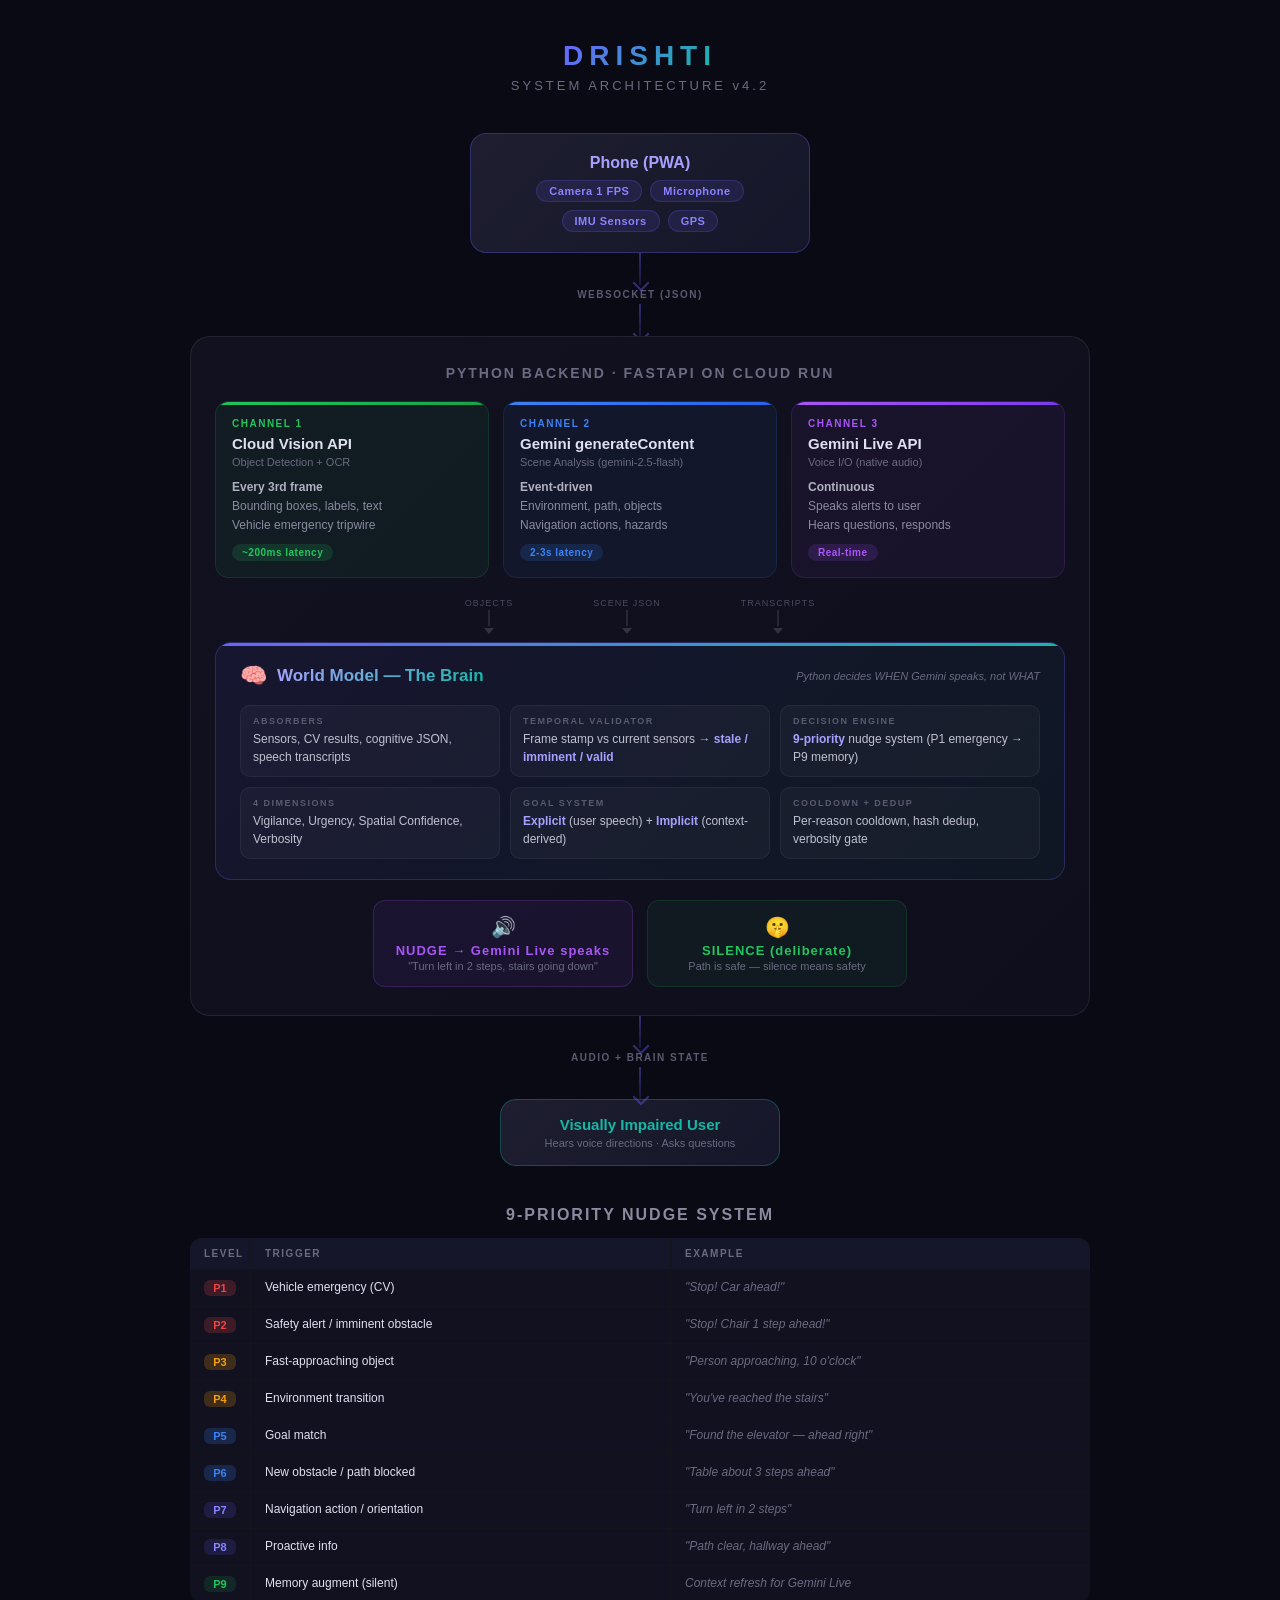
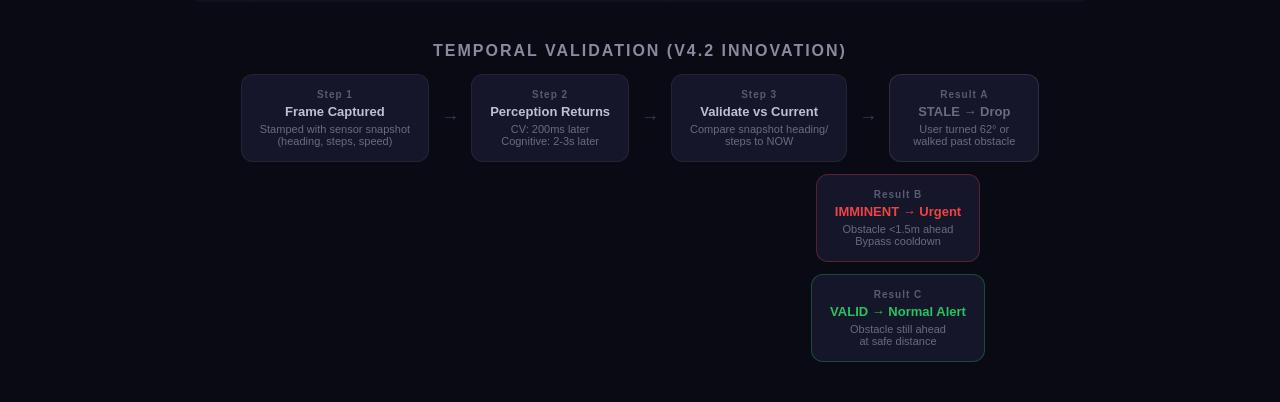
<file: docs/architecture.html>
<!DOCTYPE html>
<html lang="en">
<head>
<meta charset="UTF-8">
<meta name="viewport" content="width=device-width, initial-scale=1.0">
<title>Drishti Architecture</title>
<style>
  * { margin: 0; padding: 0; box-sizing: border-box; }
  body {
    background: #0a0a14;
    color: #e0e0f0;
    font-family: -apple-system, BlinkMacSystemFont, 'SF Pro Display', 'Segoe UI', sans-serif;
    min-height: 100vh;
    padding: 40px 20px;
    display: flex;
    flex-direction: column;
    align-items: center;
  }

  h1 {
    font-size: 28px;
    font-weight: 300;
    letter-spacing: 6px;
    text-transform: uppercase;
    margin-bottom: 6px;
  }
  h1 span {
    font-weight: 700;
    background: linear-gradient(135deg, #6c63ff, #14b8a6);
    -webkit-background-clip: text;
    -webkit-text-fill-color: transparent;
  }
  .subtitle {
    color: #6a6a80;
    font-size: 13px;
    letter-spacing: 3px;
    margin-bottom: 40px;
  }

  .diagram {
    width: 100%;
    max-width: 900px;
    display: flex;
    flex-direction: column;
    align-items: center;
    gap: 0;
  }

  /* ── Phone node ── */
  .phone-node {
    background: linear-gradient(135deg, #1e1e30, #16162a);
    border: 1px solid rgba(108, 99, 255, 0.3);
    border-radius: 16px;
    padding: 20px 32px;
    text-align: center;
    position: relative;
    width: 340px;
  }
  .phone-node .title {
    font-size: 16px;
    font-weight: 600;
    color: #a8a0ff;
    margin-bottom: 8px;
  }
  .phone-node .chips {
    display: flex;
    gap: 8px;
    justify-content: center;
    flex-wrap: wrap;
  }
  .chip {
    background: rgba(108, 99, 255, 0.12);
    border: 1px solid rgba(108, 99, 255, 0.2);
    border-radius: 20px;
    padding: 4px 12px;
    font-size: 11px;
    font-weight: 600;
    color: #8b83ff;
    letter-spacing: 0.5px;
  }

  /* ── Connector lines ── */
  .connector {
    width: 2px;
    height: 32px;
    background: linear-gradient(to bottom, rgba(108,99,255,0.4), rgba(108,99,255,0.15));
    position: relative;
  }
  .connector::after {
    content: '';
    position: absolute;
    bottom: -4px;
    left: -4px;
    width: 10px;
    height: 10px;
    border-left: 2px solid rgba(108,99,255,0.4);
    border-bottom: 2px solid rgba(108,99,255,0.4);
    transform: rotate(-45deg);
  }
  .connector-label {
    color: #5a5a70;
    font-size: 10px;
    font-weight: 600;
    letter-spacing: 1.5px;
    text-transform: uppercase;
    margin: 4px 0;
  }

  /* ── Backend box ── */
  .backend-box {
    background: linear-gradient(135deg, #111120, #0e0e1c);
    border: 1px solid rgba(255,255,255,0.08);
    border-radius: 20px;
    padding: 28px 24px;
    width: 100%;
    max-width: 900px;
    position: relative;
  }
  .backend-box .box-title {
    font-size: 14px;
    font-weight: 700;
    color: #6a6a80;
    letter-spacing: 2px;
    text-transform: uppercase;
    margin-bottom: 20px;
    text-align: center;
  }

  /* ── Three channels ── */
  .channels {
    display: grid;
    grid-template-columns: repeat(3, 1fr);
    gap: 14px;
    margin-bottom: 20px;
  }
  .channel {
    border-radius: 14px;
    padding: 16px;
    position: relative;
    overflow: hidden;
  }
  .channel::before {
    content: '';
    position: absolute;
    top: 0; left: 0; right: 0;
    height: 3px;
    border-radius: 14px 14px 0 0;
  }

  .channel.cv {
    background: rgba(34, 197, 94, 0.06);
    border: 1px solid rgba(34, 197, 94, 0.15);
  }
  .channel.cv::before { background: linear-gradient(90deg, #22c55e, #16a34a); }

  .channel.cognitive {
    background: rgba(59, 130, 246, 0.06);
    border: 1px solid rgba(59, 130, 246, 0.15);
  }
  .channel.cognitive::before { background: linear-gradient(90deg, #3b82f6, #2563eb); }

  .channel.live {
    background: rgba(168, 85, 247, 0.06);
    border: 1px solid rgba(168, 85, 247, 0.15);
  }
  .channel.live::before { background: linear-gradient(90deg, #a855f7, #7c3aed); }

  .channel .ch-num {
    font-size: 10px;
    font-weight: 700;
    letter-spacing: 1.5px;
    text-transform: uppercase;
    margin-bottom: 6px;
  }
  .channel.cv .ch-num { color: #22c55e; }
  .channel.cognitive .ch-num { color: #3b82f6; }
  .channel.live .ch-num { color: #a855f7; }

  .channel .ch-title {
    font-size: 15px;
    font-weight: 600;
    color: #e0e0f0;
    margin-bottom: 4px;
  }
  .channel .ch-api {
    font-size: 11px;
    color: #6a6a80;
    margin-bottom: 10px;
  }
  .channel .ch-detail {
    font-size: 12px;
    color: #8a8aa0;
    line-height: 1.6;
  }
  .channel .ch-detail strong {
    color: #b0b0c0;
  }
  .channel .ch-badge {
    display: inline-block;
    margin-top: 8px;
    padding: 3px 10px;
    border-radius: 12px;
    font-size: 10px;
    font-weight: 700;
    letter-spacing: 0.5px;
  }
  .channel.cv .ch-badge { background: rgba(34,197,94,0.15); color: #22c55e; }
  .channel.cognitive .ch-badge { background: rgba(59,130,246,0.15); color: #3b82f6; }
  .channel.live .ch-badge { background: rgba(168,85,247,0.15); color: #a855f7; }

  /* ── Flow arrows between channels and brain ── */
  .flow-arrows {
    display: flex;
    justify-content: center;
    gap: 80px;
    margin-bottom: 8px;
    position: relative;
  }
  .flow-arrow {
    display: flex;
    flex-direction: column;
    align-items: center;
    gap: 2px;
  }
  .flow-arrow .arrow-line {
    width: 2px;
    height: 16px;
    background: rgba(255,255,255,0.1);
  }
  .flow-arrow .arrow-label {
    font-size: 9px;
    color: #4a4a60;
    letter-spacing: 1px;
    text-transform: uppercase;
  }
  .flow-arrow .arrow-head {
    width: 0; height: 0;
    border-left: 5px solid transparent;
    border-right: 5px solid transparent;
    border-top: 6px solid rgba(255,255,255,0.15);
  }

  /* ── Brain box ── */
  .brain-box {
    background: linear-gradient(135deg, rgba(108,99,255,0.08), rgba(20,184,166,0.05));
    border: 1px solid rgba(108, 99, 255, 0.25);
    border-radius: 16px;
    padding: 20px 24px;
    position: relative;
    overflow: hidden;
  }
  .brain-box::before {
    content: '';
    position: absolute;
    top: 0; left: 0; right: 0;
    height: 3px;
    background: linear-gradient(90deg, #6c63ff, #14b8a6);
  }
  .brain-header {
    display: flex;
    align-items: center;
    gap: 10px;
    margin-bottom: 16px;
  }
  .brain-header .icon {
    font-size: 22px;
  }
  .brain-header .brain-title {
    font-size: 17px;
    font-weight: 700;
    background: linear-gradient(135deg, #a8a0ff, #14b8a6);
    -webkit-background-clip: text;
    -webkit-text-fill-color: transparent;
  }
  .brain-header .brain-sub {
    font-size: 11px;
    color: #6a6a80;
    margin-left: auto;
    font-style: italic;
  }

  .brain-grid {
    display: grid;
    grid-template-columns: repeat(3, 1fr);
    gap: 10px;
  }
  .brain-item {
    background: rgba(255,255,255,0.03);
    border: 1px solid rgba(255,255,255,0.05);
    border-radius: 10px;
    padding: 10px 12px;
  }
  .brain-item .bi-label {
    font-size: 9px;
    font-weight: 700;
    letter-spacing: 1.5px;
    text-transform: uppercase;
    color: #5a5a70;
    margin-bottom: 4px;
  }
  .brain-item .bi-value {
    font-size: 12px;
    color: #c0c0d0;
    line-height: 1.5;
  }
  .brain-item .bi-value .highlight {
    color: #a8a0ff;
    font-weight: 600;
  }

  /* ── Output section ── */
  .output-section {
    margin-top: 20px;
    display: flex;
    gap: 14px;
    justify-content: center;
  }
  .output-card {
    border-radius: 12px;
    padding: 14px 20px;
    text-align: center;
    flex: 1;
    max-width: 260px;
  }
  .output-card.speak {
    background: rgba(168, 85, 247, 0.08);
    border: 1px solid rgba(168, 85, 247, 0.2);
  }
  .output-card.silence {
    background: rgba(34, 197, 94, 0.06);
    border: 1px solid rgba(34, 197, 94, 0.15);
  }
  .output-card .out-icon { font-size: 20px; margin-bottom: 4px; }
  .output-card .out-title {
    font-size: 13px;
    font-weight: 700;
    letter-spacing: 1px;
    margin-bottom: 2px;
  }
  .output-card.speak .out-title { color: #a855f7; }
  .output-card.silence .out-title { color: #22c55e; }
  .output-card .out-desc {
    font-size: 11px;
    color: #6a6a80;
  }

  /* ── Bottom connector to user ── */
  .user-node {
    background: linear-gradient(135deg, #1e1e30, #16162a);
    border: 1px solid rgba(20, 184, 166, 0.3);
    border-radius: 16px;
    padding: 16px 32px;
    text-align: center;
    width: 280px;
  }
  .user-node .title {
    font-size: 15px;
    font-weight: 600;
    color: #14b8a6;
    margin-bottom: 4px;
  }
  .user-node .desc {
    font-size: 11px;
    color: #6a6a80;
  }

  /* ── Priority table ── */
  .priority-section {
    width: 100%;
    max-width: 900px;
    margin-top: 40px;
  }
  .priority-section h2 {
    font-size: 16px;
    font-weight: 600;
    color: #8a8aa0;
    letter-spacing: 2px;
    text-transform: uppercase;
    margin-bottom: 14px;
    text-align: center;
  }
  .priority-table {
    display: grid;
    grid-template-columns: 60px 1fr 1fr;
    gap: 1px;
    background: rgba(255,255,255,0.04);
    border-radius: 12px;
    overflow: hidden;
  }
  .pt-cell {
    padding: 10px 14px;
    background: #111120;
    font-size: 12px;
  }
  .pt-cell.header {
    background: #16162a;
    font-weight: 700;
    color: #6a6a80;
    font-size: 10px;
    letter-spacing: 1.5px;
    text-transform: uppercase;
  }
  .pt-cell .p-badge {
    display: inline-block;
    width: 32px;
    text-align: center;
    padding: 2px 0;
    border-radius: 6px;
    font-size: 11px;
    font-weight: 700;
  }
  .p-critical { background: rgba(239,68,68,0.2); color: #ef4444; }
  .p-high { background: rgba(245,158,11,0.2); color: #f59e0b; }
  .p-medium { background: rgba(59,130,246,0.2); color: #3b82f6; }
  .p-low { background: rgba(108,99,255,0.15); color: #8b83ff; }
  .p-silent { background: rgba(34,197,94,0.12); color: #22c55e; }
  .pt-cell .example { color: #6a6a80; font-style: italic; }

  /* ── Temporal section ── */
  .temporal-section {
    width: 100%;
    max-width: 900px;
    margin-top: 40px;
  }
  .temporal-section h2 {
    font-size: 16px;
    font-weight: 600;
    color: #8a8aa0;
    letter-spacing: 2px;
    text-transform: uppercase;
    margin-bottom: 14px;
    text-align: center;
  }
  .temporal-flow {
    display: flex;
    align-items: center;
    justify-content: center;
    gap: 12px;
    flex-wrap: wrap;
  }
  .tf-step {
    background: #16162a;
    border: 1px solid rgba(255,255,255,0.06);
    border-radius: 12px;
    padding: 14px 18px;
    text-align: center;
    min-width: 150px;
  }
  .tf-step .tf-num {
    font-size: 10px;
    font-weight: 700;
    color: #5a5a70;
    letter-spacing: 1px;
    margin-bottom: 4px;
  }
  .tf-step .tf-title {
    font-size: 13px;
    font-weight: 600;
    color: #c0c0d0;
    margin-bottom: 4px;
  }
  .tf-step .tf-desc {
    font-size: 11px;
    color: #6a6a80;
  }
  .tf-arrow {
    font-size: 18px;
    color: #3a3a50;
  }
  .tf-step.stale { border-color: rgba(100,100,120,0.3); }
  .tf-step.stale .tf-title { color: #6a6a80; }
  .tf-step.imminent { border-color: rgba(239,68,68,0.3); }
  .tf-step.imminent .tf-title { color: #ef4444; }
  .tf-step.valid { border-color: rgba(34,197,94,0.3); }
  .tf-step.valid .tf-title { color: #22c55e; }

  @media (max-width: 700px) {
    .channels { grid-template-columns: 1fr; }
    .brain-grid { grid-template-columns: 1fr 1fr; }
    .priority-table { grid-template-columns: 50px 1fr 1fr; }
    .temporal-flow { flex-direction: column; }
    .tf-arrow { transform: rotate(90deg); }
  }
</style>
</head>
<body>

<h1><span>Drishti</span></h1>
<div class="subtitle">SYSTEM ARCHITECTURE v4.2</div>

<div class="diagram">

  <!-- Phone -->
  <div class="phone-node">
    <div class="title">Phone (PWA)</div>
    <div class="chips">
      <div class="chip">Camera 1 FPS</div>
      <div class="chip">Microphone</div>
      <div class="chip">IMU Sensors</div>
      <div class="chip">GPS</div>
    </div>
  </div>

  <div class="connector"></div>
  <div class="connector-label">WebSocket (JSON)</div>
  <div class="connector"></div>

  <!-- Backend -->
  <div class="backend-box">
    <div class="box-title">Python Backend &middot; FastAPI on Cloud Run</div>

    <!-- Three Channels -->
    <div class="channels">
      <div class="channel cv">
        <div class="ch-num">Channel 1</div>
        <div class="ch-title">Cloud Vision API</div>
        <div class="ch-api">Object Detection + OCR</div>
        <div class="ch-detail">
          <strong>Every 3rd frame</strong><br>
          Bounding boxes, labels, text<br>
          Vehicle emergency tripwire
        </div>
        <div class="ch-badge">~200ms latency</div>
      </div>

      <div class="channel cognitive">
        <div class="ch-num">Channel 2</div>
        <div class="ch-title">Gemini generateContent</div>
        <div class="ch-api">Scene Analysis (gemini-2.5-flash)</div>
        <div class="ch-detail">
          <strong>Event-driven</strong><br>
          Environment, path, objects<br>
          Navigation actions, hazards
        </div>
        <div class="ch-badge">2-3s latency</div>
      </div>

      <div class="channel live">
        <div class="ch-num">Channel 3</div>
        <div class="ch-title">Gemini Live API</div>
        <div class="ch-api">Voice I/O (native audio)</div>
        <div class="ch-detail">
          <strong>Continuous</strong><br>
          Speaks alerts to user<br>
          Hears questions, responds
        </div>
        <div class="ch-badge">Real-time</div>
      </div>
    </div>

    <!-- Flow arrows -->
    <div class="flow-arrows">
      <div class="flow-arrow">
        <div class="arrow-label">objects</div>
        <div class="arrow-line"></div>
        <div class="arrow-head"></div>
      </div>
      <div class="flow-arrow">
        <div class="arrow-label">scene json</div>
        <div class="arrow-line"></div>
        <div class="arrow-head"></div>
      </div>
      <div class="flow-arrow">
        <div class="arrow-label">transcripts</div>
        <div class="arrow-line"></div>
        <div class="arrow-head"></div>
      </div>
    </div>

    <!-- Brain -->
    <div class="brain-box">
      <div class="brain-header">
        <div class="icon">🧠</div>
        <div class="brain-title">World Model — The Brain</div>
        <div class="brain-sub">Python decides WHEN Gemini speaks, not WHAT</div>
      </div>

      <div class="brain-grid">
        <div class="brain-item">
          <div class="bi-label">Absorbers</div>
          <div class="bi-value">Sensors, CV results, cognitive JSON, speech transcripts</div>
        </div>
        <div class="brain-item">
          <div class="bi-label">Temporal Validator</div>
          <div class="bi-value">Frame stamp vs current sensors → <span class="highlight">stale / imminent / valid</span></div>
        </div>
        <div class="brain-item">
          <div class="bi-label">Decision Engine</div>
          <div class="bi-value"><span class="highlight">9-priority</span> nudge system (P1 emergency → P9 memory)</div>
        </div>
        <div class="brain-item">
          <div class="bi-label">4 Dimensions</div>
          <div class="bi-value">Vigilance, Urgency, Spatial Confidence, Verbosity</div>
        </div>
        <div class="brain-item">
          <div class="bi-label">Goal System</div>
          <div class="bi-value"><span class="highlight">Explicit</span> (user speech) + <span class="highlight">Implicit</span> (context-derived)</div>
        </div>
        <div class="brain-item">
          <div class="bi-label">Cooldown + Dedup</div>
          <div class="bi-value">Per-reason cooldown, hash dedup, verbosity gate</div>
        </div>
      </div>
    </div>

    <!-- Output -->
    <div class="output-section">
      <div class="output-card speak">
        <div class="out-icon">🔊</div>
        <div class="out-title">NUDGE → Gemini Live speaks</div>
        <div class="out-desc">"Turn left in 2 steps, stairs going down"</div>
      </div>
      <div class="output-card silence">
        <div class="out-icon">🤫</div>
        <div class="out-title">SILENCE (deliberate)</div>
        <div class="out-desc">Path is safe — silence means safety</div>
      </div>
    </div>
  </div>

  <div class="connector"></div>
  <div class="connector-label">Audio + Brain State</div>
  <div class="connector"></div>

  <!-- User -->
  <div class="user-node">
    <div class="title">Visually Impaired User</div>
    <div class="desc">Hears voice directions &middot; Asks questions</div>
  </div>

</div>

<!-- Priority Table -->
<div class="priority-section">
  <h2>9-Priority Nudge System</h2>
  <div class="priority-table">
    <div class="pt-cell header">Level</div>
    <div class="pt-cell header">Trigger</div>
    <div class="pt-cell header">Example</div>

    <div class="pt-cell"><span class="p-badge p-critical">P1</span></div>
    <div class="pt-cell">Vehicle emergency (CV)</div>
    <div class="pt-cell"><span class="example">"Stop! Car ahead!"</span></div>

    <div class="pt-cell"><span class="p-badge p-critical">P2</span></div>
    <div class="pt-cell">Safety alert / imminent obstacle</div>
    <div class="pt-cell"><span class="example">"Stop! Chair 1 step ahead!"</span></div>

    <div class="pt-cell"><span class="p-badge p-high">P3</span></div>
    <div class="pt-cell">Fast-approaching object</div>
    <div class="pt-cell"><span class="example">"Person approaching, 10 o'clock"</span></div>

    <div class="pt-cell"><span class="p-badge p-high">P4</span></div>
    <div class="pt-cell">Environment transition</div>
    <div class="pt-cell"><span class="example">"You've reached the stairs"</span></div>

    <div class="pt-cell"><span class="p-badge p-medium">P5</span></div>
    <div class="pt-cell">Goal match</div>
    <div class="pt-cell"><span class="example">"Found the elevator — ahead right"</span></div>

    <div class="pt-cell"><span class="p-badge p-medium">P6</span></div>
    <div class="pt-cell">New obstacle / path blocked</div>
    <div class="pt-cell"><span class="example">"Table about 3 steps ahead"</span></div>

    <div class="pt-cell"><span class="p-badge p-low">P7</span></div>
    <div class="pt-cell">Navigation action / orientation</div>
    <div class="pt-cell"><span class="example">"Turn left in 2 steps"</span></div>

    <div class="pt-cell"><span class="p-badge p-low">P8</span></div>
    <div class="pt-cell">Proactive info</div>
    <div class="pt-cell"><span class="example">"Path clear, hallway ahead"</span></div>

    <div class="pt-cell"><span class="p-badge p-silent">P9</span></div>
    <div class="pt-cell">Memory augment (silent)</div>
    <div class="pt-cell"><span class="example">Context refresh for Gemini Live</span></div>
  </div>
</div>

<!-- Temporal Validation -->
<div class="temporal-section">
  <h2>Temporal Validation (v4.2 Innovation)</h2>
  <div class="temporal-flow">
    <div class="tf-step">
      <div class="tf-num">Step 1</div>
      <div class="tf-title">Frame Captured</div>
      <div class="tf-desc">Stamped with sensor snapshot<br>(heading, steps, speed)</div>
    </div>
    <div class="tf-arrow">→</div>
    <div class="tf-step">
      <div class="tf-num">Step 2</div>
      <div class="tf-title">Perception Returns</div>
      <div class="tf-desc">CV: 200ms later<br>Cognitive: 2-3s later</div>
    </div>
    <div class="tf-arrow">→</div>
    <div class="tf-step">
      <div class="tf-num">Step 3</div>
      <div class="tf-title">Validate vs Current</div>
      <div class="tf-desc">Compare snapshot heading/<br>steps to NOW</div>
    </div>
    <div class="tf-arrow">→</div>
    <div class="tf-step stale">
      <div class="tf-num">Result A</div>
      <div class="tf-title">STALE → Drop</div>
      <div class="tf-desc">User turned 62° or<br>walked past obstacle</div>
    </div>
  </div>
  <div class="temporal-flow" style="margin-top: 12px;">
    <div style="width: 150px;"></div>
    <div style="width: 150px;"></div>
    <div style="width: 150px;"></div>
    <div class="tf-arrow" style="visibility: hidden;">→</div>
    <div class="tf-step imminent">
      <div class="tf-num">Result B</div>
      <div class="tf-title">IMMINENT → Urgent</div>
      <div class="tf-desc">Obstacle &lt;1.5m ahead<br>Bypass cooldown</div>
    </div>
  </div>
  <div class="temporal-flow" style="margin-top: 12px;">
    <div style="width: 150px;"></div>
    <div style="width: 150px;"></div>
    <div style="width: 150px;"></div>
    <div class="tf-arrow" style="visibility: hidden;">→</div>
    <div class="tf-step valid">
      <div class="tf-num">Result C</div>
      <div class="tf-title">VALID → Normal Alert</div>
      <div class="tf-desc">Obstacle still ahead<br>at safe distance</div>
    </div>
  </div>
</div>

</body>
</html>
</file>
